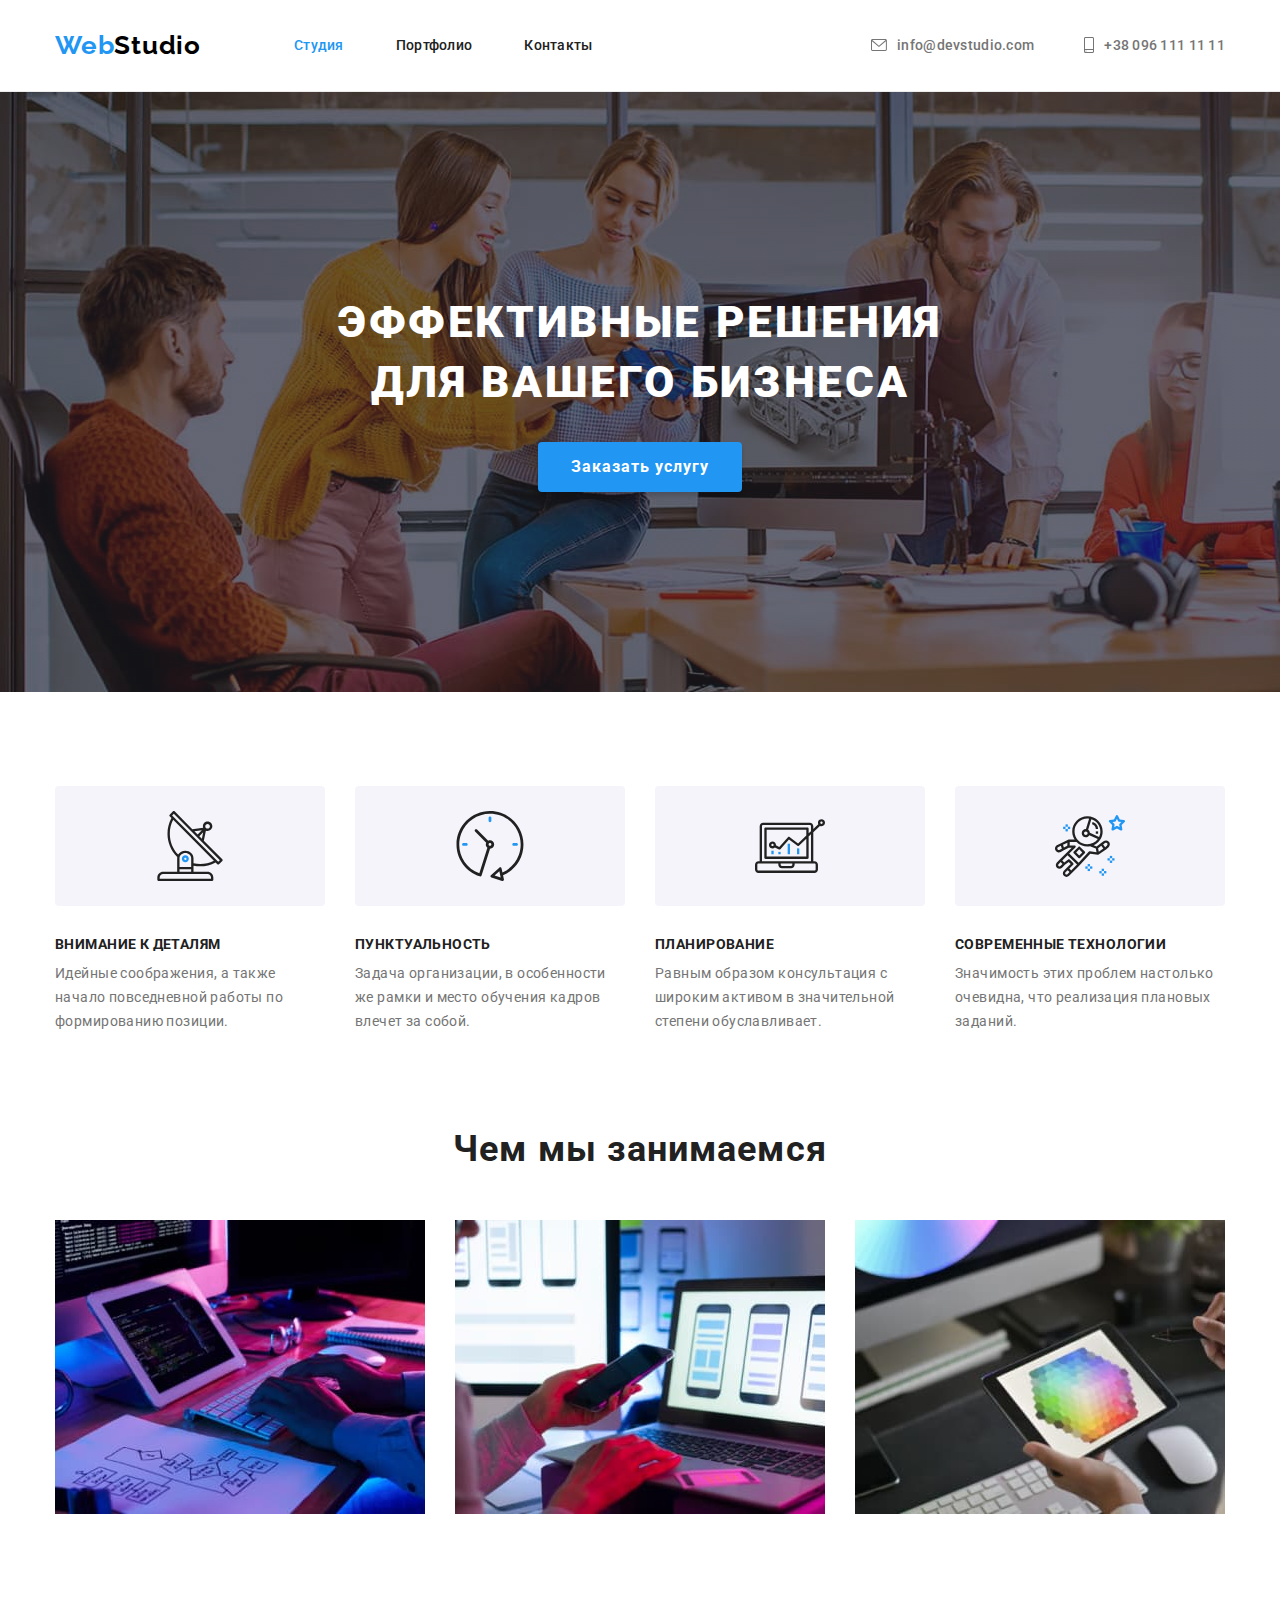
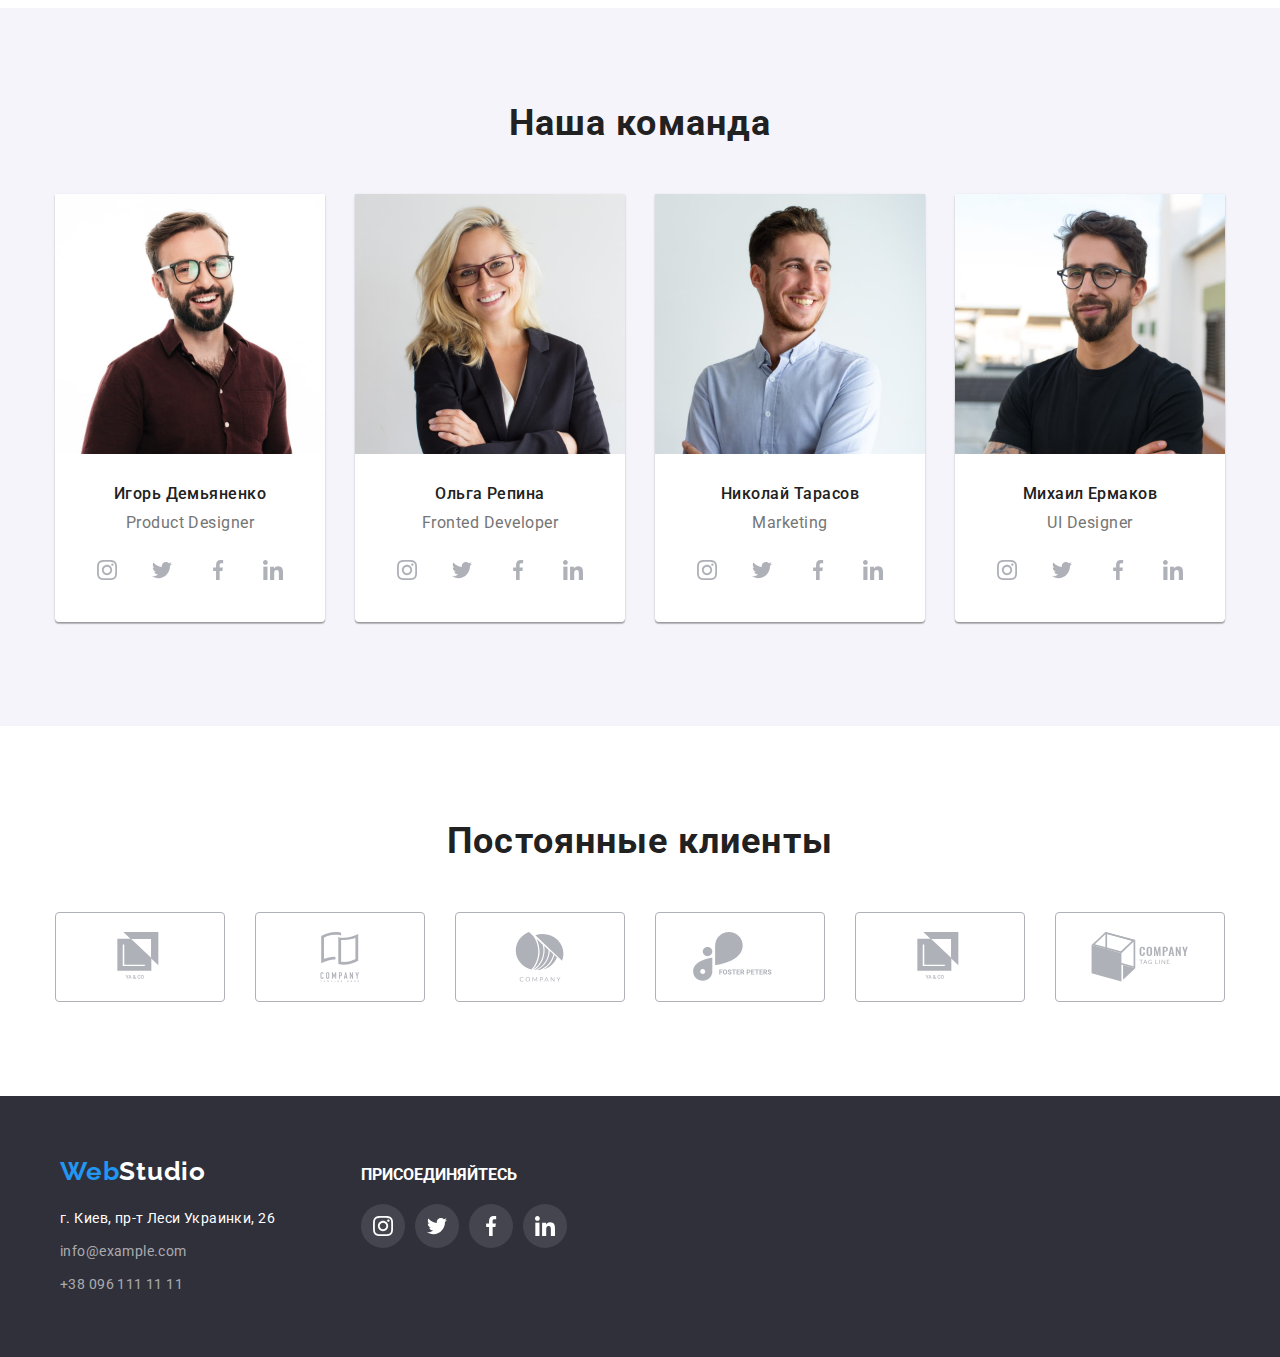
<file: index.html>
<!DOCTYPE html>
<html lang="en">
<head>
    <meta charset="UTF-8">
    <title>Webstudio</title>
    <link rel="stylesheet" href="https://cdnjs.cloudflare.com/ajax/libs/modern-normalize/1.0.0/modern-normalize.min.css">
    <link rel="preconnect" href="https://fonts.gstatic.com">
    <link href="https://fonts.googleapis.com/css2?family=Raleway:wght@700&family=Roboto:wght@400;500;700;900&display=swap"
      rel="stylesheet">
    <link rel="stylesheet" href="./css/styles.css" />

</head>
   <body>
    
      <header class="header">  <!--header container-->           
            <!--Main menu-->
            <div class="container">
               <nav class="site-nav">
                  <a class="logo" href="index.html"><span class="logoweb">Web</span><span class="logo-studio-header">Studio</span></a>    
                <ul class="nav-list list"> 
                 <li class="nav-list-item"><a class="nav-list-link current" href="index.html">Студия</a></li>
                 <li class="nav-list-item"><a class="nav-list-link" href="portfolio.html">Портфолио</a></li>
                 <li class="nav-list-item"><a class="nav-list-link" href="#">Контакты</a></li>
                </ul>
                </nav>             
                    <address class="address">  <!--Contacts container-->
                         
                         <ul class="address-links list">
                        <li class="header-list-item">
                          
                        <a class="header-address-link" href="mailto:info@devstudio.com">
                          <svg class="address-icon" width="16" height="12">
                          <use href="./images/sprite.svg#icon-envelope"></use>
                          </svg> 
                          info@devstudio.com</a> 
                        </li>     
                        <li class="header-list-item">
                      
                      <a class="header-address-link" href="tel:+380961111111">
                        <svg class="address-icon" width="10" height="16">
                        <use href="./images/sprite.svg#icon-smartphone"></use>
                        </svg>
                        +38 096 111 11 11</a>
                    </li> 
                      </ul>
                    </address>
            </div>
      </header>
            <main>
         <section class="hero"> <!--HERO-->    
          <div class="hero-container">
             <h1 class="hero-title">эффективные решения </br>для вашего бизнеса</h1>
            <div class="button"> <!--button-->
             <button class="hero-button">Заказать услугу</button>
            </div>
          </div>                
         </section>

            
             <section class="features"> <!--characteristics-->
                      <div class="container">
                        <h2 hidden>особенности</h2>           
                          <ul class="features-list list">
                            <li class="features-list-item">
                              <div class="features-icon-box">
                                <svg class="features-icon">
                                  <use href="./images/sprite.svg#icon-antenna"></use>
                                </svg>
                              </div>
                              <h3 class="features-list-item-name">внимание к деталям</h3>
                              
                            <p class="features-description">Идейные соображения, а также начало повседневной работы по формированию позиции.</p></li>
                         <li class="features-list-item">
                          <div class="features-icon-box">
                            <svg class="features-icon">
                              <use href="./images/sprite.svg#icon-clock"></use>
                            </svg>
                          </div>
                           <h3 class="features-list-item-name">пунктуальность</h3>
                            <p class="features-description">Задача организации, в особенности же рамки и место обучения кадров влечет за собой.</p></li>
                          <li class="features-list-item">
                            <div class="features-icon-box">
                              <svg class="features-icon">
                                <use href="./images/sprite.svg#icon-diagram"></use>
                              </svg>
                            </div>
                            <h3 class="features-list-item-name">планирование</h3>
                            <p class="features-description">Равным образом консультация с широким активом в значительной степени обуславливает. </p> </li>
                         <li class="features-list-item">
                          <div class="features-icon-box">
                            <svg class="features-icon">
                              <use href="./images/sprite.svg#icon-astronaut"></use>
                            </svg>
                          </div>
                          
                           <h3 class="features-list-item-name">современные технологии</h3>
                            <p class="features-description">Значимость этих проблем настолько очевидна, что реализация плановых заданий.</p></li>
                          </ul>
                      </div>
             </section>                  
                     <section class="our-work"> <!--our work-->   
              <div class="container">
                <h2 class="title">Чем мы занимаемся</h2>
                        <ul class="our-work-list list">
                            <li class="our-work-list-item"><img class="our-work-imges" src="./images/photo1.jpg" alt="photo1" width="370" height="294"/></li>
                            <li class="our-work-list-item"><img class="our-work-imges" src="./images/photo2.jpg" alt="photo2" width="370" height="294"/></li>
                            <li class="our-work-list-item"><img class="our-work-imges" src="./images/photo3.jpg" alt="photo3" width="370" height="294"/></li>
                        </ul>
                      </div>           
             </section>

                    <section class="our-team"> <!--our team-->                       
                          <div class="container">
                             <h2 class="title">Наша команда</h2>
                          <ul class="our-team-list list">
                            <li class="our-team-list-item"> <!--desiner-->
                               <img class="our-team-images" src="images/photo4.jpg" alt="desiner" width="270" height="260"/>
                               <div class="decription">
                                 <h3 class="our-team-name">Игорь Демьяненко</h3>          
                                 <p class="our-team-position">Product Designer</p>
                                 <div class="social-icons">
                                  <ul class="social-list list">
                                    <li class="social-list-item">
                                     <a class="social-list-link" href="">
                                       <svg class="social-list-icon">
                                         <use href="./images/sprite.svg#icon-instagram"></use>
                                       </svg>
                                     </a>
                                    </li> 
                                    <li class="social-list-item">
                                     <a class="social-list-link" href="">
                                       <svg class="social-list-icon">
                                         <use href="./images/sprite.svg#icon-twitter"></use>
                                       </svg>
                                     </a>
                                    </li> 
                                    <li class="social-list-item">
                                     <a class="social-list-link" href="">
                                       <svg class="social-list-icon">
                                         <use href="./images/sprite.svg#icon-facebook"></use>
                                       </svg>
                                     </a>
                                    </li> 
                                    <li class="social-list-item">
                                     <a class="social-list-link" href="">
                                       <svg class="social-list-icon">
                                         <use href="./images/sprite.svg#icon-linkedin"></use>
                                       </svg>
                                     </a>

                                    </li> 
                                 </ul> 
                                 </div>                          
                               </div>               
                            </li>            
                         
                            <li class="our-team-list-item"> <!--developer-->                               
                              <img class="our-team-images" src="./images/photo5.jpg" alt="developer" width="270" height="260"/>
                              <div class="decription">
                                <h3 class="our-team-name">Ольга Репина</h3>
                                <p class="our-team-position">Fronted Developer</p>
                                <div class="social-icons">
                                  <ul class="social-list list">
                                    <li class="social-list-item">
                                     <a class="social-list-link" href="">
                                       <svg class="social-list-icon">
                                         <use href="./images/sprite.svg#icon-instagram"></use>
                                       </svg>
                                     </a>
                                    </li> 
                                    <li class="social-list-item">
                                     <a class="social-list-link" href="">
                                       <svg class="social-list-icon">
                                         <use href="./images/sprite.svg#icon-twitter"></use>
                                       </svg>
                                     </a>
                                    </li> 
                                    <li class="social-list-item">
                                     <a class="social-list-link" href="">
                                       <svg class="social-list-icon">
                                         <use href="./images/sprite.svg#icon-facebook"></use>
                                       </svg>
                                     </a>
                                    </li> 
                                    <li class="social-list-item">
                                     <a class="social-list-link" href="">
                                       <svg class="social-list-icon">
                                         <use href="./images/sprite.svg#icon-linkedin"></use>
                                       </svg>
                                     </a>

                                    </li> 
                                 </ul> 
                                </div>                        
                              </div>                
                            </li>        
                                

                            <li class="our-team-list-item"> <!--marketing-->                                
                              <img class="our-team-images" src="./images/photo6.jpg" alt="marketing" width="270" height="260" />
                              <div class="decription">
                                <h4 class="our-team-name">Николай Тарасов</h4>              
                              <p class="our-team-position">Marketing</p>                       
                              <div class="social-icons">
                                <ul class="social-list list">
                                  <li class="social-list-item">
                                   <a class="social-list-link" href="">
                                     <svg class="social-list-icon">
                                       <use href="./images/sprite.svg#icon-instagram"></use>
                                     </svg>
                                   </a>
                                  </li> 
                                  <li class="social-list-item">
                                   <a class="social-list-link" href="">
                                     <svg class="social-list-icon">
                                       <use href="./images/sprite.svg#icon-twitter"></use>
                                     </svg>
                                   </a>
                                  </li> 
                                  <li class="social-list-item">
                                   <a class="social-list-link" href="">
                                     <svg class="social-list-icon">
                                       <use href="./images/sprite.svg#icon-facebook"></use>
                                     </svg>
                                   </a>
                                  </li> 
                                  <li class="social-list-item">
                                   <a class="social-list-link" href="">
                                     <svg class="social-list-icon">
                                       <use href="./images/sprite.svg#icon-linkedin"></use>
                                     </svg>
                                   </a>

                                  </li> 
                               </ul> 
                              </div> 
                            </div>
                            </li>

                            <li class="our-team-list-item"> <!--ui desiner-->                               
                              <img class="our-team-images" src="./images/photo7.jpg" alt="uidesiner" width="270" height="260"/>
                            <div class="decription">
                              <h3 class="our-team-name">Михаил Ермаков</h3>
                              <p class="our-team-position">UI Designer</p>       
                            
                              <div class="social-icons">
                                <ul class="social-list list">
                                  <li class="social-list-item">
                                   <a class="social-list-link" href="">
                                     <svg class="social-list-icon">
                                       <use href="./images/sprite.svg#icon-instagram"></use>
                                     </svg>
                                   </a>
                                  </li> 
                                  <li class="social-list-item">
                                   <a class="social-list-link" href="">
                                     <svg class="social-list-icon">
                                       <use href="./images/sprite.svg#icon-twitter"></use>
                                     </svg>
                                   </a>
                                  </li> 
                                  <li class="social-list-item">
                                   <a class="social-list-link" href="">
                                     <svg class="social-list-icon">
                                       <use href="./images/sprite.svg#icon-facebook"></use>
                                     </svg>
                                   </a>
                                  </li> 
                                  <li class="social-list-item">
                                   <a class="social-list-link" href="">
                                     <svg class="social-list-icon">
                                       <use href="./images/sprite.svg#icon-linkedin"></use>
                                     </svg>
                                   </a>

                                  </li> 
                               </ul> 
                              </div> 
                            </div>
                            </li>
                          </ul>
                        </section>
                        </div>
                         <!-- ========== CLIENTS ========== -->

      <section class="clients">
        <div class="container">
          <h2 class="title">Постоянные клиенты</h2>
          <ul class="clients-list list">
            <li class="clients-list-item">
              <a class="clients-link" href="">
                <svg class="clients-icon">
                  <use href="./images/sprite.svg#icon-client1"></use>
                </svg>
              </a>
            </li>
            <li class="clients-list-item">
              <a class="clients-link" href="">
                <svg class="clients-icon">
                  <use href="./images/sprite.svg#icon-client2"></use>
                </svg>
              </a>
            </li>
            <li class="clients-list-item">
              <a href="" class="clients-link">
                <svg class="clients-icon">
                  <use href="./images/sprite.svg#icon-client3"></use>
                </svg>
              </a>
            </li>
            <li class="clients-list-item">
              <a href="" class="clients-link">
                <svg class="clients-icon">
                  <use href="./images/sprite.svg#icon-client4"></use>
                </svg>
              </a>
            </li>
            <li class="clients-list-item">
              <a href="" class="clients-link">
                <svg class="clients-icon">
                  <use href="./images/sprite.svg#icon-client1"></use>
                </svg>
              </a>
            </li>
            <li class="clients-list-item">
              <a href="" class="clients-link">
                <svg class="clients-icon">
                  <use href="./images/sprite.svg#icon-client6"></use>
                </svg>
              </a>
            </li>
          </ul>
        </div>
      </section>

      <!-- ========== END CLIENTS ========== -->
                 </main> 

                 <footer class="footer">
                  <div class="footer-container container">
                    <div class="footer-address-container">
                    <a class="logo" href="/main"><span class="logoweb">Web</span><span class="logo-studio-footer">Studio</span></a>
                       <address class="address">
                          <p class="footer-address-street">г. Киев, пр-т Леси Украинки, 26</p> 
                            <ul class="footer-address list">
                                <li class="footer-list-item"><a class="footer-list-link" href="mailto:info@example.com">info@example.com</a></li>
                                <li class="footer-list-item"><a class="footer-list-link" href="tel:+380961111111">+38 096 111 11 11</a></li>
                            </ul>
                        </address>
                    </div> 
                  
                    <div class="footer-social-box">
                      <b class="follow-us">присоединяйтесь</b>
                      <ul class="footer-social-list list">
                        <li class="footer-social-item">
                          <a class="footer-social-list-link" href="">
                            <svg class="footer-social-list-icon">
                              <use href="./images/sprite.svg#icon-instagram"></use>
                            </svg>
                          </a>
                        </li>
                        <li class="footer-social-item">
                          <a class="footer-social-list-link" href="">
                            <svg class="footer-social-list-icon">
                              <use href="./images/sprite.svg#icon-twitter"></use>
                            </svg>
                          </a>
                        </li>
                        <li class="footer-social-item">
                          <a class="footer-social-list-link" href="">
                            <svg class="footer-social-list-icon">
                              <use href="./images/sprite.svg#icon-facebook"></use>
                            </svg>
                          </a>
                        </li>
                        <li class="footer-social-item">
                          <a class="footer-social-list-link" href="">
                            <svg class="footer-social-list-icon">
                              <use href="./images/sprite.svg#icon-linkedin"></use>
                            </svg>
                          </a>
                        </li>
                      </ul>
                    </div>
                  </div> 
                  </footer>
                  
        
   </body>
    </html>
</file>
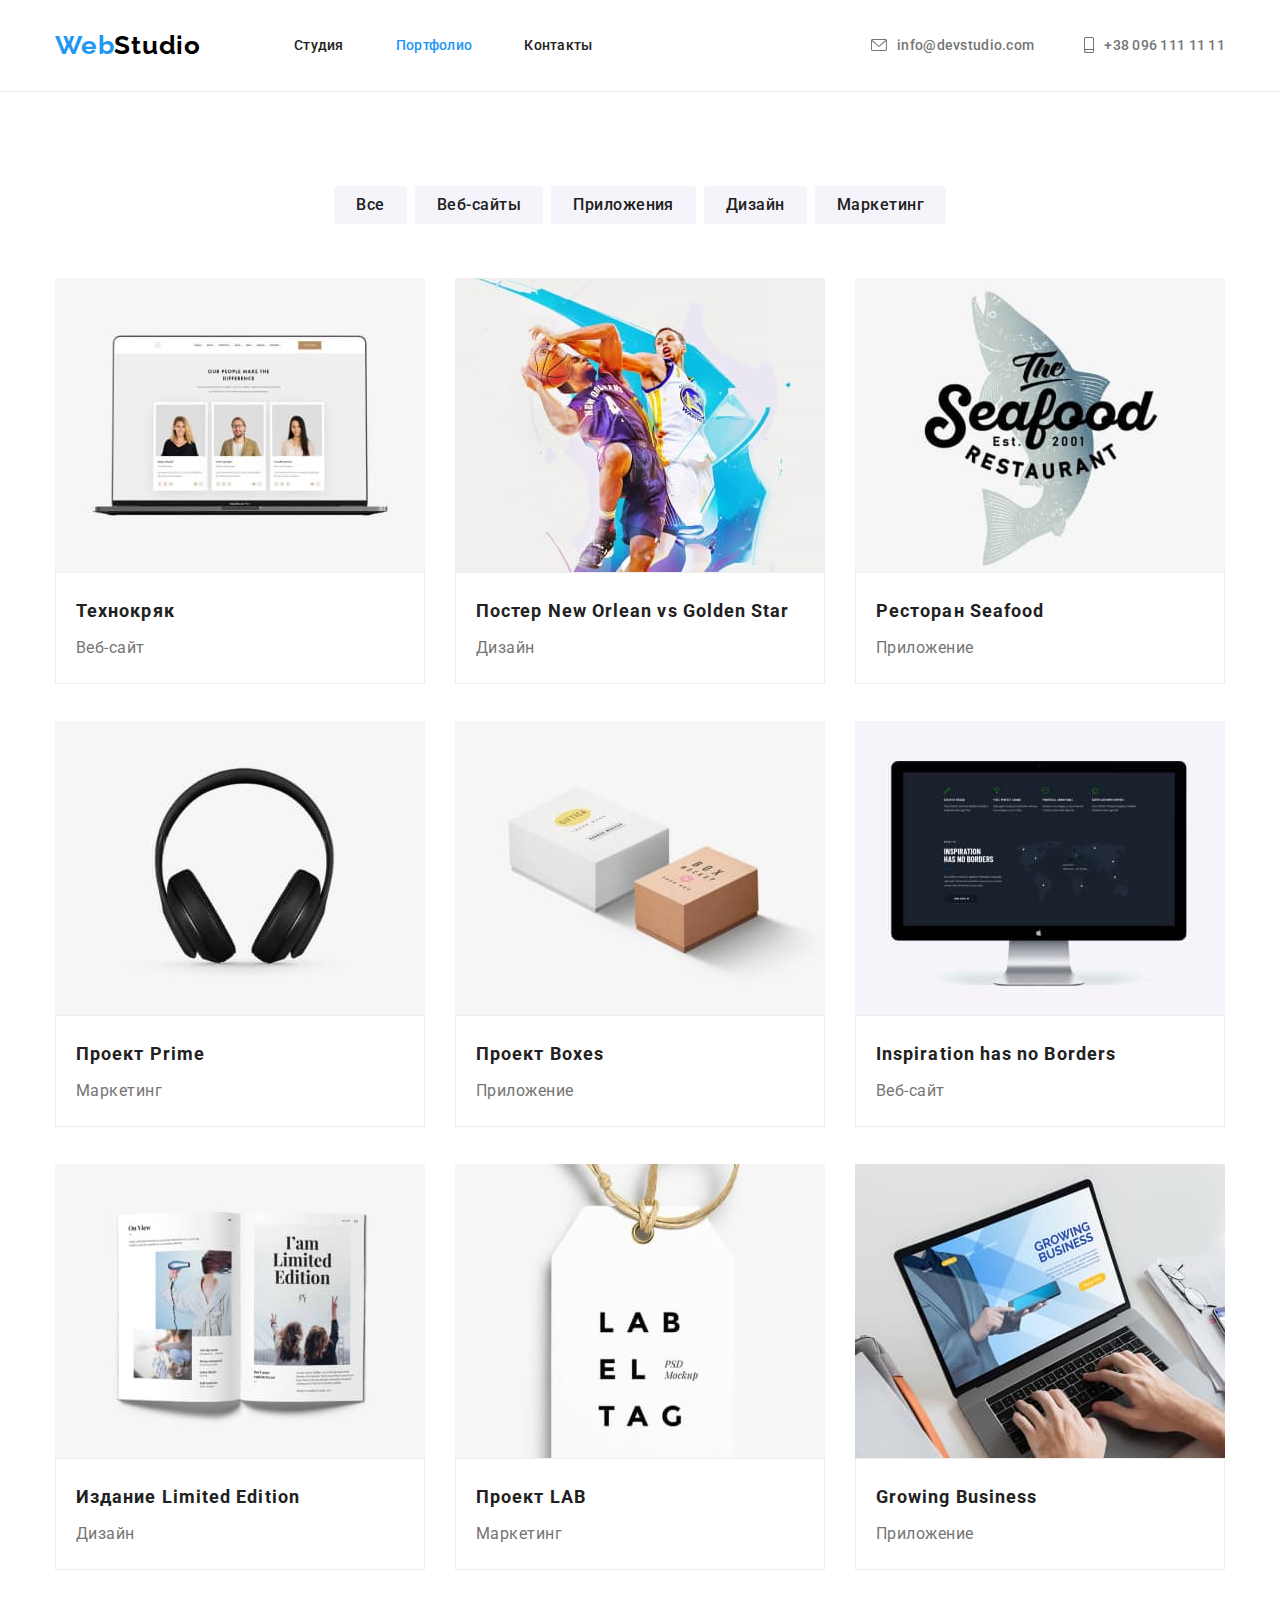
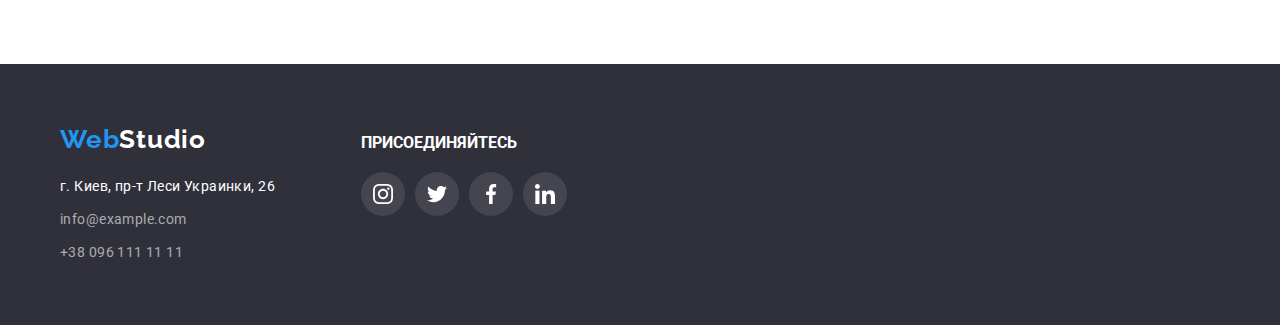
<file: portfolio.html>
<!DOCTYPE html>
<html lang="en">
<head>
    <meta charset="UTF-8">
    <title>Webstudio</title>
    <link rel="stylesheet" href="https://cdnjs.cloudflare.com/ajax/libs/modern-normalize/1.0.0/modern-normalize.min.css">
    <link rel="preconnect" href="https://fonts.gstatic.com">
    <link href="https://fonts.googleapis.com/css2?family=Raleway:wght@700&family=Roboto:wght@400;500;700;900&display=swap"
      rel="stylesheet">
    <link rel="stylesheet" href="./css/styles.css" />
</head>
   <body>
    
    <header class="header">  <!--header container-->           
      <!--Main menu-->
      <div class="container">
         <nav class="site-nav">
            <a class="logo" href="index.html"><span class="logoweb">Web</span><span class="logo-studio-header">Studio</span></a>    
          <ul class="nav-list list"> 
           <li class="nav-list-item"><a class="nav-list-link" href="index.html">Студия</a></li>
           <li class="nav-list-item"><a class="nav-list-link current" href="portfolio.html">Портфолио</a></li>
           <li class="nav-list-item"><a class="nav-list-link" href="#">Контакты</a></li>
          </ul>
          </nav>             
              <address class="address">  <!--Contacts container-->
                   
                   <ul class="address-links list">
                  <li class="header-list-item">
                    
                  <a class="header-address-link" href="mailto:info@devstudio.com">
                    <svg class="address-icon" width="16" height="12">
                    <use href="./images/sprite.svg#icon-envelope"></use>
                    </svg> 
                    info@devstudio.com</a> 
                  </li>     
                  <li class="header-list-item">
                
                <a class="header-address-link" href="tel:+380961111111">
                  <svg class="address-icon" width="10" height="16">
                  <use href="./images/sprite.svg#icon-smartphone"></use>
                  </svg>
                  +38 096 111 11 11</a>
              </li> 
                </ul>
              </address>
      </div>
</header>
            <main>
              <h1 hidden>Страница портфолио</h1>
         <section class="portfolio-buttons-card"> <!--menu-->   
          <div class="portfolio-buttons container">
              <ul class="buttons-list list">
               <li class="portfolio-buttons-list-point"><button class="buttons-list-item btn-current">Все</button></li>
              <li class="portfolio-buttons-list-point"><button class="buttons-list-item">Веб-сайты</button></li>
              <li class="portfolio-buttons-list-point"><button class="buttons-list-item">Приложения</button></li>
              <li class="portfolio-buttons-list-point"><button class="buttons-list-item">Дизайн</button></li>
              <li class="portfolio-buttons-list-point"><button class="buttons-list-item">Маркетинг</button></li>
             </ul>
             </div>
                         
             
           <!--projects-->  
           <div class="portfolio container">                
              <ul class="card-set list">
                <li class="portfolio-list-item"> 
                  <a class="portfolio-card-link">
                    <img  src="./images/portfolio/project1.jpg" alt="project 1" class="portfolio-img" width="370" height="294"/>
                   <div class="card-description"> 
                  <h3 class="portfolio-list-type">Технокряк</h3>
                  <p class="portfolio-list-desc">Веб-сайт</p>
                  </div>
                  </a>
                  
                </li>
                <li class="portfolio-list-item">
                  <a class="portfolio-card-link">
                  <img  src="./images/portfolio/project2.jpg" alt="project 2" class="portfolio-img" width="370" height="294"/>
                  <div class="card-description">
                    <h3 class="portfolio-list-type">Постер New Orlean vs Golden Star</h3>
                  <p class="portfolio-list-desc">Дизайн</p>
                  </div>
                </a>
                </li>
                <li class="portfolio-list-item">
                  <a class="portfolio-card-link">
                  <img  src="./images/portfolio/project3.jpg" alt="project 3" class="portfolio-img" width="370" height="294"/>
                  <div class="card-description">
                    <h3 class="portfolio-list-type">Ресторан Seafood</h3>
                  <p class="portfolio-list-desc">Приложение</p>
                  </div>
                 </a>
                </li>
                 <li class="portfolio-list-item">
                  <a class="portfolio-card-link">
                  <img  src="./images/portfolio/project4.jpg" alt="project 4" class="portfolio-img" width="370" height="294"/>
                 <div class="card-description">
                   <h3 class="portfolio-list-type">Проект Prime</h3>
                  <p class="portfolio-list-desc">Маркетинг</p>
                 </div> 
                 </a>
                </li>
                <li class="portfolio-list-item">
                  <a class="portfolio-card-link">
                  <img  src="./images/portfolio/project5.jpg" alt="project 5" class="portfolio-img" width="370" height="294" />
                  <div class="card-description">
                    <h3 class="portfolio-list-type">Проект Boxes</h3>
                  <p class="portfolio-list-desc">Приложение</p>
                  </div>
                </a>
                </li>
                <li class="portfolio-list-item">
                  <a class="portfolio-card-link">
                  <img  src="./images/portfolio/project6.jpg" alt="project 6" class="portfolio-img" width="370" height="294" />
                  <div class="card-description">
                    <h3 class="portfolio-list-type">Inspiration has no Borders</h3>
                  <p class="portfolio-list-desc">Веб-сайт</p>
                  </div>
                </a>
                </li>
                <li class="portfolio-list-item">
                  <a class="portfolio-card-link">
                  <img  src="./images/portfolio/project7.jpg" alt="project 7" class="portfolio-img" width="370" height="294" />
                  <div class="card-description">
                    <h3 class="portfolio-list-type">Издание Limited Edition</h3>
                  <p class="portfolio-list-desc">Дизайн</p>
                  </div>
                </a>
                </li>
                <li class="portfolio-list-item">
                  <a class="portfolio-card-link">
                  <img  src="./images/portfolio/project8.jpg" alt="project 8" class="portfolio-img" width="370" height="294" />
                  <div class="card-description">
                    <h3 class="portfolio-list-type">Проект LAB</h3>
                  <p class="portfolio-list-desc">Маркетинг</p>
                  </div>
                </a>
                </li>
                <li class="portfolio-list-item">
                  <a class="portfolio-card-link">
                  <img  src="./images/portfolio/project9.jpg" alt="project 9" class="portfolio-img" width="370" height="294" />
                  <div class="card-description">
                    <h3 class="portfolio-list-type">Growing Business</h3>
                  <p class="portfolio-list-desc">Приложение</p>
                  </div>
                  </a>
                </li>
              </ul>
             </section>                 
                </div>
                 </main> 
                 <footer class="footer">
                  <div class="footer-container container">
                    <div class="footer-address-container">
                    <a class="logo" href="/main"><span class="logoweb">Web</span><span class="logo-studio-footer">Studio</span></a>
                       <address class="address">
                          <p class="footer-address-street">г. Киев, пр-т Леси Украинки, 26</p> 
                            <ul class="footer-address list">
                                <li class="footer-list-item"><a class="footer-list-link" href="mailto:info@example.com">info@example.com</a></li>
                                <li class="footer-list-item"><a class="footer-list-link" href="tel:+380961111111">+38 096 111 11 11</a></li>
                            </ul>
                        </address>
                    </div> 
                  
                    <div class="footer-social-box">
                      <b class="follow-us">присоединяйтесь</b>
                      <ul class="footer-social-list list">
                        <li class="footer-social-item">
                          <a class="footer-social-list-link" href="">
                            <svg class="footer-social-list-icon">
                              <use href="./images/sprite.svg#icon-instagram"></use>
                            </svg>
                          </a>
                        </li>
                        <li class="footer-social-item">
                          <a class="footer-social-list-link" href="">
                            <svg class="footer-social-list-icon">
                              <use href="./images/sprite.svg#icon-twitter"></use>
                            </svg>
                          </a>
                        </li>
                        <li class="footer-social-item">
                          <a class="footer-social-list-link" href="">
                            <svg class="footer-social-list-icon">
                              <use href="./images/sprite.svg#icon-facebook"></use>
                            </svg>
                          </a>
                        </li>
                        <li class="footer-social-item">
                          <a class="footer-social-list-link" href="">
                            <svg class="footer-social-list-icon">
                              <use href="./images/sprite.svg#icon-linkedin"></use>
                            </svg>
                          </a>
                        </li>
                      </ul>
                    </div>
                  </div> 
                  </footer>
        
   </body>
    </html>
</file>
<file: css/styles.css>
:root {
  --main-font: "Roboto", sans-serif;
  --secondary-font: "Raleway", sans-serif;
  --accent-color: #2196f3;
  --a:-webkit-any-link {
    text-decoration: none;
    padding: 0;
    margin: 0;
  }
}

html {
  box-sizing: border-box;
}

.list {
  list-style: none;
}
h1,
h3,
h4,
h5,
h6 {
  margin: 0px;
}
ul,
ol {
  margin: 0;
  padding: 0;
}
p {
  margin: 0;
}
img {
  display: block;
  max-width: 100%;
  height: auto;
}

.container {
  max-width: 1200px;
  padding: 0 15px;
  margin: 0 auto;
}
body {
  font-family: var(--main-font);
}
/*===========HEADER=========*/
.header {
  padding-top: 30px;
  padding-bottom: 30px;
}
.header .container {
  display: flex;
  align-items: center;
}
.address {
  font-style: normal;
}
.site-nav {
  display: flex;
  align-items: center;
}
.nav-list {
  display: flex;
}
.header .logo {
  margin-right: 93px;
}
.header-address-link {
  display: flex;
 align-items: center;
}
.address-links {
  display: flex;
}

.header-list-item:not(:last-child) {
  margin-right: 50px;
}

.nav-list-item:not(:last-child) {
  margin-right: 52px;
}

.header .address {
  margin-left: auto;
   
}

.address-icon {
  margin-right: 10px;
  fill: #757575;
}
.nav-list-link,
.header-address-link,
.header-address-link {
  font-weight: 500;
  font-size: 14px;
  line-height: 1.143;
  letter-spacing: 0.02em;
  text-decoration: none;
}

.nav-list-link:hover,
.header-address-link:hover,
 .footer-list-link:hover,
 .footer-list-link:hover{
  color: var(--accent-color);
}


.buttons-list-item:hover,
.buttons-list-item:focus {
  background-color: var(--accent-color);
color: #ffffff;}

.nav-list-link {
  color: #212121;
}
.header-address-link,
.header-address-link {
  color: #757575;
  
}
.header-address-link:hover .address-icon, 
.header-address-link:focus .address-icon {
  fill: var(--accent-color);
}
.current {
  color: var(--accent-color);
}



/*===========END HEADER=========*/


.hero {
  background-image: linear-gradient(rgba(47, 48, 58, 0.4),rgba(47, 48, 58, 0.4)),
  url("../images/hero/hero-bg.jpg");
  background-repeat: no-repeat;
  background-size: cover;
}

.hero-title {
  margin-bottom: 30px;
  font-weight: 900;
  font-size: 44px;
  line-height: 1.364;
  letter-spacing: 0.06em;
  color: #ffffff;
  text-transform: uppercase;
}
.hero-container {
  padding-top: 200px;
  padding-bottom: 200px;
  text-align: center; 
}
.hero-button {
  font-weight: 700;
  font-size: 16px;
  line-height: 1.185;
  display: inline-block;
  align-items: center;
  letter-spacing: 0.06em;
  color: #ffffff;
  background: var(--accent-color);
  min-width: 200px;
  height: 50px;
  cursor: pointer;
  background: #2196f3;
  box-shadow: 0px 4px 4px rgba(0, 0, 0, 0.15);
  border-radius: 4px;
  padding: 10px 32px;
  border: 1px solid transparent;
}

/*===========END HERO=========*/

/*===========SECTION FEATURES=========*/
.features-list,
.our-work-list,
.our-team-list {
  display: flex;
}
.features-list-item:not(:last-child),
.our-work-list-item:not(:last-child),
.our-team-list-item:not(:last-child) {
  margin-right: 30px;
}


.features-icon-box {
  display: flex;
  justify-content: center;
  align-items: center;
  width: 270px;
  height: 120px;
  margin-bottom: 30px;
  background-color: #F5F4FA;
  border-radius: 4px;
}
.features-icon {
  width: 70px;
  height: 70px;
  
}
.features-list-item-name {
  font-weight: 700;
  font-size: 14px;
  line-height: 1.143;
  letter-spacing: 0.03em;
  text-transform: uppercase;
  color: #212121; 
}

.features-list .features-list-item-name {
  margin-bottom: 10px;
  margin-top: 0px;
  max-width: 270px;
}

.features-description {
  font-weight: 400;
  font-size: 14px;
  line-height: 1.714;
  letter-spacing: 0.03em;
  color: #757575;
}
.features { 
  padding-top: 94px;
  padding-bottom: 94px;
}


/*===========END SECTION FEATURES=========*/
/*===========components=========*/
.title {
  font-weight: 700;
  font-size: 36px;
  line-height: 1.167;
  text-align: center;
  letter-spacing: 0.03em;
  color: #212121;
  margin-bottom: 50px;
  margin-top: 0px;
}
.logo-studio-header {
  color: #000000;
}
.logo-studio-footer {
  color: #ffffff;
}
.logoweb,
.logo {
  font-family: var(--secondary-font);
  font-weight: 700;
  font-size: 26px;
  line-height: 1.192;
  letter-spacing: 0.03em;
  color: var(--accent-color);
  text-decoration: none;
}

/*=========== end components=========*/
/*===========SECTION OUR TEAM=========*/

.our-team,
.our-work {
  text-align: center;
  padding-bottom: 94px;
}

.our-team {
  background-color: #f5f4fa;
  padding-top: 94px;
}

.our-team-list-item {
  width: 270px;
  height: 428px;
  margin-bottom: 10px;
  background-color: #ffffff; 
  box-shadow: 0px 1px 3px rgba(0, 0, 0, 0.12), 0px 1px 1px rgba(0, 0, 0, 0.14),
    0px 2px 1px rgba(0, 0, 0, 0.2);
  border-radius: 0px 0px 4px 4px;
}

.social-list { 
  display: flex;
  justify-content: space-between; 
}

.social-list-link {
  display: inline-flex;
  justify-content: center;
  align-items: center;
  width: 44px;
  height: 44px;
  border-radius: 50%;
  fill: #AFB1B8;
}
.social-list-icon {
width: 20px;
height: 20px;
}
  
.decription {
  padding: 30px 30px; 
}

.our-team-name {
  font-weight: 500;
  font-size: 16px;
  line-height: 1.188;
  letter-spacing: 0.03em;
  color: #212121;
  margin-bottom: 10px;
}
.our-team-position {
  font-weight: 400;
  font-size: 16px;
  line-height: 1.188;
  letter-spacing: 0.03em;
  color: #757575;
  margin-bottom: 16px;
}

.social-list-item {
  list-style: none;
}


.social-list-link:hover,
.social-list-link:focus {
  background-color:  var(--accent-color);
}
.social-list-link:hover .social-list-icon,
.social-list-link:focus .social-list-icon {
  fill: #ffffff;
}

/*===========END SECTION OUR TEAM=========*/
/* ========== CLIENTS ========== */

.clients-list {
  display: flex;
  justify-content: space-between;
}
.clients {
  padding-top: 94px;
  padding-bottom: 94px;
}
.clients-link {
  display: flex;
  justify-content: center;
  align-items: center;
  width: 170px;
  height: 90px;
  border: 1px solid #AFB1B8;
  border-radius: 4px;
  color: #AFB1B8;
}

.clients-link:hover .clients-icon,
.clients-link:focus .clients-icon {
  fill: var(--accent-color);
  
}

.clients-link:hover, 
.clients-link:focus { 
  color: var(--accent-color);
  border-color: var(--accent-color);
}
.clients-icon {
  width: 168px;
  height: 50px;
  fill: #AFB1B8;
  
}
/* ========== END CLIENTS ========== */
/*===========FOOTER=========*/
.footer {
  background: #2f303a;
  padding-bottom: 60px;
  padding-top: 60px;
  padding-left: 10px;
}
.footer-container {
  display: flex;
  align-items: baseline;
  
}
.footer .address {
  margin-top: 20px;
  width: 231px;
}
.footer-address-street {
  font-weight: 400;
  font-size: 14px;
  line-height: 1.714;
  letter-spacing: 0.03em;
  color: #ffffff;
  margin-bottom: 9px;
}
.footer-list-item:not(:last-child) {
  margin-bottom: 9px;
}
.footer-list-link {
  font-weight: 400;
  font-size: 14px;
  line-height: 1.714;
  letter-spacing: 0.03em;
  color: rgba(255, 255, 255, 0.6);
  text-decoration: none;
}
.footer-address-container {
  margin-right: 70px;
}
.footer-social-list-link {
    display: flex;
    justify-content: center;
    align-items: center;
    width: 44px;
    height: 44px;
    border-radius: 50%;
    fill: #ffffff;
    background-color: rgba(255, 255, 255, 0.1);
  }

.footer-social-list-link:hover,
.footer-social-list-link:focus {
  background-color: var(--accent-color);
  
}
.footer-social-list-icon {
  width: 20px;
  height: 20px;
}
.footer-social-list { 
  display: flex; 
}
.follow-us {
  display: inline-block;
  margin-bottom: 20px;
  color: #ffffff;
  font-style: normal;
  text-transform: uppercase;
}

  .footer-social-item:not(:last-child) {
    margin-right: 10px;}
/*===========END FOOTER=========*/

/*================== PORTFOLIO==========*/
.header {
 border-bottom: 1px solid #ECECEC;
}
.buttons-list {
  display: flex;
   justify-content: center;
   padding-bottom: 20px;
   
}
.portfolio-buttons-list-point:not(:last-child) {
margin-right: 8px;  
}

.buttons-list-item,
.btn-current {
  font-family: "Roboto", sans-serif;
  font-weight: 500;
  font-size: 16px;
  line-height: 1.625;
  text-align: center;
  letter-spacing: 0.03em;
  color: #212121;
  text-decoration: none;
  background-color: #f5f4fa;
  border-radius: 4px;
  border: 0px;
  min-width: 73px;
padding: 6px 22px;
}
.buttons-list-item:hover,
.buttons-list-item:focus {
  filter: drop-shadow(0px 4px 4px rgba(0, 0, 0, 0.25));
}
.portfolio-list-type {
  font-weight: 700;
  font-size: 18px;
  line-height: 2;
  letter-spacing: 0.06em;
  color: #212121;
  padding-bottom: 4px;
}
.portfolio-list-desc {
  font-weight: 400;
  font-size: 16px;
  line-height: 1.875;
  letter-spacing: 0.03em;
  color: #757575;
}

.portfolio-buttons {
  padding-bottom: 34px;
}
.portfolio-buttons-card {
  padding-top: 94px;
  padding-bottom: 94px;
}
.card-set {
  display: flex;
  flex-wrap: wrap;
  padding: 0;
  list-style: none;
  align-content: center;
  min-width: 370px;
}

.card-set li:nth-child(3n) {
  margin-right: 0;
}
.card-set li:nth-last-child(-n + 3) {
  margin-bottom: 0;
}
.portfolio-list-item {
  width: calc((100% - 2 * 30px) / 3);
  margin-right: 30px;
  margin-bottom: 37px;
  align-items: center;
}

.card-description {
  padding: 20px 20px;
  min-width: 322px;
  border: 1px solid #eeeeee;
}
.portfolio-card-link {
  display: block;
}
.portfolio-card-link:hover,
.portfolio-card-link:focus {
  box-shadow: 0px 1px 1px rgba(0, 0, 0, 0.12), 0px 4px 4px rgba(0, 0, 0, 0.06),
    1px 4px 6px rgba(0, 0, 0, 0.16);
  outline: none;
}

  
/*================== END PORTFOLIO==========*/
</file>
